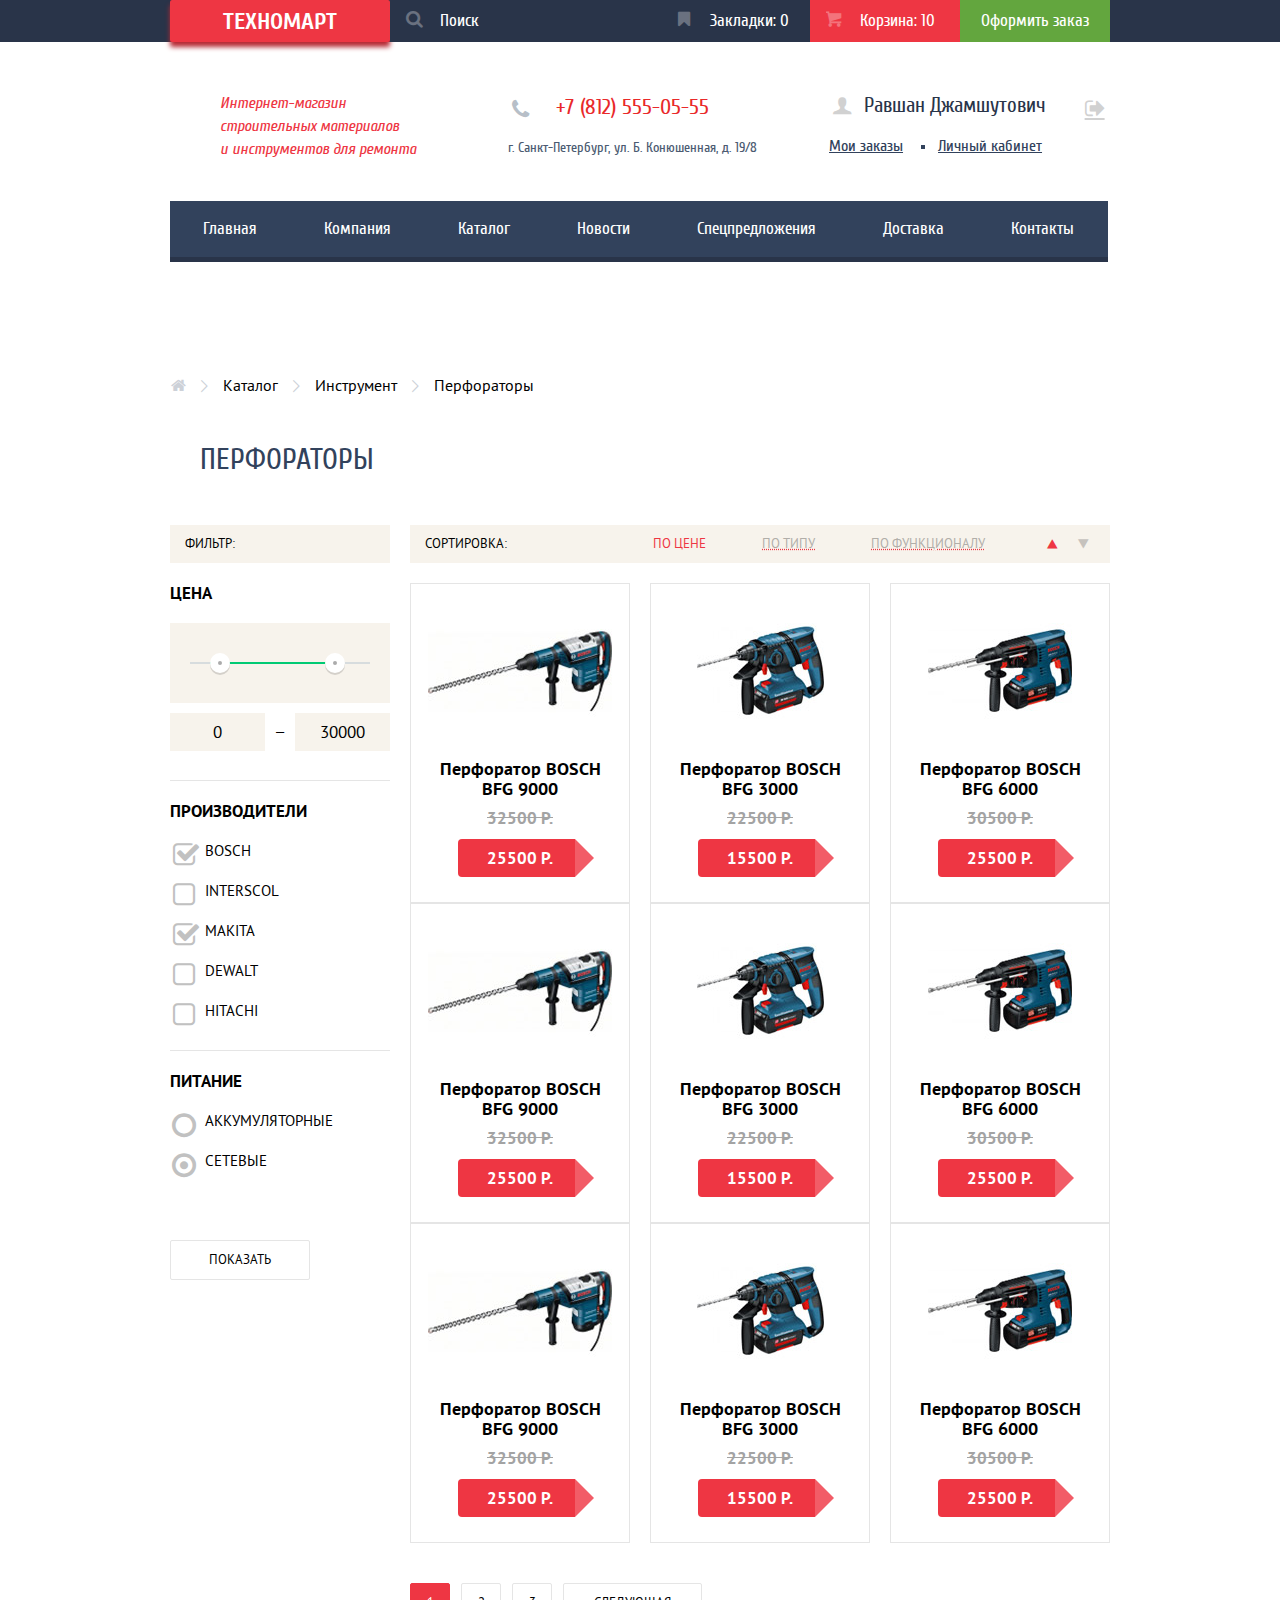
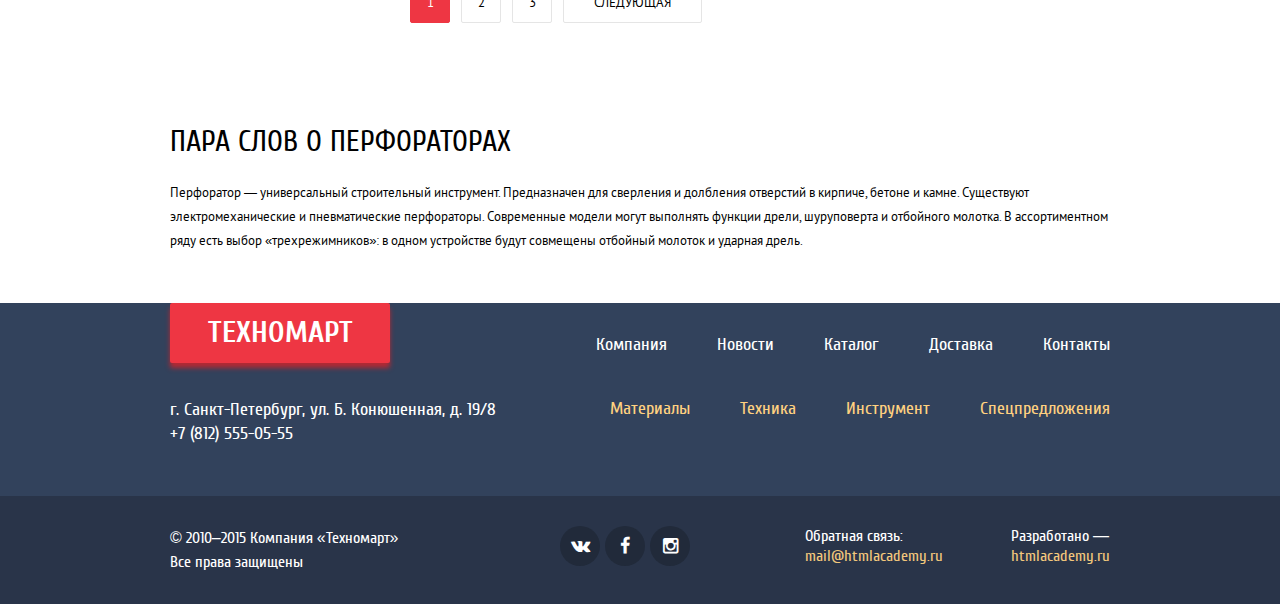
<file: catalog.html>
<!DOCTYPE html>
<html lang="ru">
<head>
	<meta http-equiv="X-UA-Compatible" content="IE = Edge">
	<meta charset="UTF-8">
	<title>Technomart</title>
	<link rel="stylesheet" href="css/flasher1101-normalize.css">
	<link rel="stylesheet" href="css/style.css">
</head>
<body>
<header class="header">
		<div class="header__bar">
			<div class="container clearfix">
				<a href="index.html" class="btn logo header__logo">Техномарт</a>
				<form action="get" class="search-form header__search-form">
					<input type="text" class="search-form__field" placeholder="Поиск">
					<button type="submit" class="search-form__submit icon-search"></button>
				</form>
				<a href="#" class="bookmark-count header__bar-btn icon-bookmark">Закладки: <span>0</span></a>
				<a href="#" class="cart-count header__bar-btn icon-basket cart-count-active">Корзина: <span>10</span></a>
				<a href="#" class="order-btn header__bar-btn">Оформить заказ</a>
			</div>
		</div>
		<div class="header__content container clearfix">
				<div class="header__site-description">
					Интернет-магазин строительных материалов<br> и инструментов для ремонта
				</div>
				<div class="header__contacts contacts">
					<div class="contacts__tel icon-phone">+7 (812) 555-05-55</div>
					<div class="contacts__adress">г. Санкт-Петербург, ул. Б. Конюшенная, д. 19/8</div>
				</div>
				<div class="header__user-block user-block">
					<div class="user-block__top clearfix">
						<div class="user-block__avatar icon-user user-block__icon">
						</div>
						<div class="user-block__name">Равшан Джамшутович</div>
						<a href="#"class="user-block__logout icon-logout user-block__icon"></a>
					</div>
					<div class="user-block__bottom">
						<a href="" class="user-block__link">Мои заказы</a>
						<a href="" class="user-block__link">Личный кабинет</a>						
					</div>
				</div>
		</div>
			<nav>
				<ul class="main-nav container header__main-nav clearfix">
					<li class="main-nav__item"><a href="index.html" class="main-nav__link">Главная</a></li>
					<li class="main-nav__item"><a href="#" class="main-nav__link">Компания</a></li>
					<li class="main-nav__item"><a href="#" class="main-nav__link">Каталог</a></li>
					<li class="main-nav__item"><a href="#" class="main-nav__link">Новости</a></li>
					<li class="main-nav__item"><a href="#" class="main-nav__link">Спецпредложения</a></li>
					<li class="main-nav__item"><a href="#" class="main-nav__link">Доставка</a></li>
					<li class="main-nav__item"><a href="#" class="main-nav__link">Контакты</a></li>
				</ul>
			</nav>
	</header>
	<div class="page-content container">
		<div class="breadcrumbs">
			<a href="#" class="breadcrumbs__item icon-home"></a><!-- 
			 --><a href="#" class="breadcrumbs__item">Каталог</a><!-- 
			 --><a href="#" class="breadcrumbs__item">Инструмент</a><!-- 
			 --><span class="breadcrumbs__item">Перфораторы</span>
		</div>
		<h1 class="page-header">Перфораторы</h1>
		<div class="catalog clearfix">
			<div class="catalog__filter filter">
				<div class="catalog__header clearfix">
					<div class="catalog__title">Фильтр:</div>
				</div>
				<fieldset class="filter__item filter__price">
					<legend class="filter__title">Цена</legend>
					<div class="filter__trackbar price-trackbar">
						<div class="price-trackbar__range">
							<div class="price-trackbar__user-range" style="width: 70%; margin-left: 20px">
							</div>
						</div>
						<div class="price-trackbar__toggle price-trackbar__toggle-min" style="margin-left: 20px;"></div>
						<div class="price-trackbar__toggle price-trackbar__toggle-max" style="margin-left: 135px"></div>
					</div>
					<div class="filter__price-inputs clearfix">
						<input type="text" name="filter__price-input-min" class="filter__price-input-min filter__price-input" value="0">
						<input type="text" name="filter__price-input-min" class="filter__price-input-max filter__price-input" value="30000">
					</div>
				</fieldset>
				<fieldset class="filter__item filter__brands">
					<legend class="filter__title">Производители</legend>
					<input type="checkbox" class="filter__brands-checkbox" id="brands-checkbox-1" name="brand" value="bosch" checked="">
					<label for="brands-checkbox-1" class="filter__brands-item icon-check-off">Bosch</label>
					<input type="checkbox" class="filter__brands-checkbox" id="brands-checkbox-2">
					<label for="brands-checkbox-2" class="filter__brands-item icon-check-off">Interscol</label>
					<input type="checkbox" class="filter__brands-checkbox" id="brands-checkbox-3" checked>
					<label for="brands-checkbox-3" class="filter__brands-item icon-check-off">Makita</label>
					<input type="checkbox" class="filter__brands-checkbox" id="brands-checkbox-4">
					<label for="brands-checkbox-4" class="filter__brands-item icon-check-off">Dewalt</label>
					<input type="checkbox" class="filter__brands-checkbox" id="brands-checkbox-5">
					<label for="brands-checkbox-5" class="filter__brands-item icon-check-off">Hitachi</label>
				</fieldset>
				<fieldset class="filter__item filter__supply">
					<legend class="filter__title">Питание</legend>
					<input type="radio" class="filter__supply-radio" name="filter__supply" id="supply-radio-1">
					<label for="supply-radio-1" class="filter__supply-item icon-circle">Аккумуляторные</label>
					<input type="radio" class="filter__supply-radio" name="filter__supply" id="supply-radio-2" checked>
					<label for="supply-radio-2" class="filter__supply-item icon-circle">Сетевые</label>
				</fieldset>
				<button class="catalog-btn" type="submit">Показать</button>
			</div>
			<div class="catalog__gallery">
				<div class="catalog__header clearfix">
					<div class="catalog__title">Сортировка:</div>
					<div class="catalog__sorting clearfix">
						<a href="#" class="catalog__sort-item catalog__sort-item_active">По цене</a>
						<a href="#" class="catalog__sort-item">По типу</a>
						<a href="#" class="catalog__sort-item">По функционалу</a>
						<div class="catalog__sort-direction">
							<a href="#" class="sort-direction__item icon-up-dir sort-dir-active"></a>
							<a href="#" class="sort-direction__item icon-down-dir"></a>
						</div>
					</div>
				</div>
				<div class="catalog__products">
					<div class="product-item catalog-products__item">
						<div class="product-item__actions">
							<a href="#" class="product-item__buy icon-basket btn">Купить</a>
							<a href="#" class="product-item__bookmark btn">В закладки</a>
						</div>
						<div class="product-item__img">
							<img src="img/product-1.jpg" alt="">
						</div>
						<div class="product-item__title">
							Перфоратор BOSCH<br>
							BFG 9000
						</div>
						<del class="product-item__old-price">32500 Р.</del>
						<a href="#" class="product-item__price btn">25500 Р.</a>
					</div><!-- 
			 	--><div class="product-item catalog-products__item">
						<div class="product-item__actions">
							<a href="#" class="product-item__buy icon-basket btn">Купить</a>
							<a href="#" class="product-item__bookmark btn">В закладки</a>
						</div>
						<div class="product-item__img">
							<img src="img/product-2.jpg" alt="">
						</div>
						<div class="product-item__title">
							Перфоратор BOSCH<br>
							BFG 3000
						</div>
						<del class="product-item__old-price">22500 Р.</del>
						<a href="#" class="product-item__price btn">15500 Р.</a>
						</div><!--  
			 	--><div class="product-item catalog-products__item">
						<div class="product-item__actions">
							<a href="#" class="product-item__buy icon-basket btn">Купить</a>
							<a href="#" class="product-item__bookmark btn">В закладки</a>
						</div>
						<div class="product-item__img">
							<img src="img/product-3.jpg" alt="">
						</div>
						<div class="product-item__title">
							Перфоратор BOSCH<br>
							BFG 6000
						</div>
						<del class="product-item__old-price">30500 Р.</del>
						<a href="#" class="product-item__price btn">25500 Р.</a>
					</div><!--
					--><div class="product-item catalog-products__item">
						<div class="product-item__actions">
							<a href="#" class="product-item__buy icon-basket btn">Купить</a>
							<a href="#" class="product-item__bookmark btn">В закладки</a>
						</div>
						<div class="product-item__img">
							<img src="img/product-1.jpg" alt="">
						</div>
						<div class="product-item__title">
							Перфоратор BOSCH<br>
							BFG 9000
						</div>
						<del class="product-item__old-price">32500 Р.</del>
						<a href="#" class="product-item__price btn">25500 Р.</a>
					</div><!-- 
			 	--><div class="product-item catalog-products__item">
						<div class="product-item__actions">
							<a href="#" class="product-item__buy icon-basket btn">Купить</a>
							<a href="#" class="product-item__bookmark btn">В закладки</a>
						</div>
						<div class="product-item__img">
							<img src="img/product-2.jpg" alt="">
						</div>
						<div class="product-item__title">
							Перфоратор BOSCH<br>
							BFG 3000
						</div>
						<del class="product-item__old-price">22500 Р.</del>
						<a href="#" class="product-item__price btn">15500 Р.</a>
						</div><!--  
			 	--><div class="product-item catalog-products__item">
						<div class="product-item__actions">
							<a href="#" class="product-item__buy icon-basket btn">Купить</a>
							<a href="#" class="product-item__bookmark btn">В закладки</a>
						</div>
						<div class="product-item__img">
							<img src="img/product-3.jpg" alt="">
						</div>
						<div class="product-item__title">
							Перфоратор BOSCH<br>
							BFG 6000
						</div>
						<del class="product-item__old-price">30500 Р.</del>
						<a href="#" class="product-item__price btn">25500 Р.</a>
					</div><!--
					--><div class="product-item catalog-products__item">
						<div class="product-item__actions">
							<a href="#" class="product-item__buy icon-basket btn">Купить</a>
							<a href="#" class="product-item__bookmark btn">В закладки</a>
						</div>
						<div class="product-item__img">
							<img src="img/product-1.jpg" alt="">
						</div>
						<div class="product-item__title">
							Перфоратор BOSCH<br>
							BFG 9000
						</div>
						<del class="product-item__old-price">32500 Р.</del>
						<a href="#" class="product-item__price btn">25500 Р.</a>
					</div><!-- 
			 	--><div class="product-item catalog-products__item">
						<div class="product-item__actions">
							<a href="#" class="product-item__buy icon-basket btn">Купить</a>
							<a href="#" class="product-item__bookmark btn">В закладки</a>
						</div>
						<div class="product-item__img">
							<img src="img/product-2.jpg" alt="">
						</div>
						<div class="product-item__title">
							Перфоратор BOSCH<br>
							BFG 3000
						</div>
						<del class="product-item__old-price">22500 Р.</del>
						<a href="#" class="product-item__price btn">15500 Р.</a>
						</div><!--  
			 	--><div class="product-item catalog-products__item">
						<div class="product-item__actions">
							<a href="#" class="product-item__buy icon-basket btn">Купить</a>
							<a href="#" class="product-item__bookmark btn">В закладки</a>
						</div>
						<div class="product-item__img">
							<img src="img/product-3.jpg" alt="">
						</div>
						<div class="product-item__title">
							Перфоратор BOSCH<br>
							BFG 6000
						</div>
						<del class="product-item__old-price">30500 Р.</del>
						<a href="#" class="product-item__price btn">25500 Р.</a>
					</div>
				</div>
				<div class="catalog__paginator">
					<span href="#" class="catalog__paginator-link catalog__paginator-link_current">1</span>
					<a href="#" class="catalog__paginator-link">2</a>
					<a href="#" class="catalog__paginator-link">3</a>
					<a href="#" class="catalog__paginator-link catalog__paginator-link_next">Следующая</a>
				</div>
			</div>
		</div>
		<div class="catalog-promo">
			<h2 class="catalog-promo__title page-title">Пара слов о перфораторах</h2>
			<p class="catalog-promo__text page-text">Перфоратор — универсальный строительный инструмент. Предназначен для сверления и долбления отверстий в кирпиче, бетоне и камне.
			Существуют электромеханические и пневматические перфораторы. Современные модели могут выполнять функции дрели, шуруповерта и отбойного молотка. В ассортиментном ряду есть выбор «трехрежимников»: в одном устройстве будут совмещены отбойный молоток и ударная дрель.</p>
		</div>
	</div>
	<footer class="footer">
		<div class="footer__main">
			<div class="container clearfix">
				<div class="footer__main-first-col">
					<a href="#" class="btn logo footer__logo">Техномарт</a>
					<div class="footer__adress">г. Санкт-Петербург, ул. Б. Конюшенная, д. 19/8
						<br> +7 (812) 555-05-55</div>
				</div>
				<div class="footer__main-second-col">
					<nav class="footer__nav">
						<ul class="footer__nav-list clearfix">
							<li class="footer__nav-item"><a href="" class="footer_nav-link">Компания</a></li>
							<li class="footer__nav-item"><a href="" class="footer_nav-link">Новости</a></li>
							<li class="footer__nav-item"><a href="" class="footer_nav-link">Каталог</a></li>
							<li class="footer__nav-item"><a href="" class="footer_nav-link">Доставка</a></li>
							<li class="footer__nav-item"><a href="" class="footer_nav-link">Контакты</a></li>
						</ul>
						<ul class="footer__nav-list clearfix">
							<li class="footer__nav-item"><a href="" class="footer_nav-link footer__nav-link_shop">Материалы</a></li>
							<li class="footer__nav-item"><a href="" class="footer_nav-link footer__nav-link_shop">Техника</a></li>
							<li class="footer__nav-item"><a href="" class="footer_nav-link footer__nav-link_shop">Инструмент</a></li>
							<li class="footer__nav-item"><a href="" class="footer_nav-link footer__nav-link_shop">Спецпредложения</a></li>
						</ul>
					</nav>
				</div>
			</div>
		</div>
		<div class="footer__bar">
			<div class="container clearfix">
				<div class="footer__copyright">
					© 2010–2015 Компания «Техномарт»
					<br>Все права защищены
				</div>
				<div class="footer__social">
					<a href="#" class="footer__social-icon icon-vk">Vkontakte</a>
					<a href="#" class="footer__social-icon icon-facebook">Facebook</a>
					<a href="#" class="footer__social-icon icon-instagramm">Instagram</a>
				</div>
				<div class="footer__feedback">
					Обратная связь:<br> 
					<a href="#" class="footer__link">mail@htmlacademy.ru</a>
				</div>
				<div class="footer__site-developer">
					Разработано —<br>
					<a href="#" class="footer__link">htmlacademy.ru</a>
				</div>
			</div>
		</div>
	</footer>
</body>
</html>
</file>
<file: css/style.css>
@font-face {
	font-family: Cuprum;
	src: url(../fonts/cuprum.woff2) format("woff2"),
	     url(../fonts/cuprum.woff) format("woff");
	font-weight: normal;
	font-style: normal;
}

@font-face {
	font-family: Cuprum;
	src: url(../fonts/cuprumbold.woff2) format("woff2"),
	     url(../fonts/cuprumbold.woff) format("woff");
	font-weight: bold;
	font-style: normal;
}

@font-face {
	font-family: Cuprum;
	src: url(../fonts/cuprumbolditalic.woff2) format("woff2"),
	     url(../fonts/cuprumbolditalic.woff) format("woff");
	font-weight: bold;
	font-style: italic;
}

@font-face {
	font-family: Cuprum;
	src: url(../fonts/cuprumitalic.woff2) format("woff2"),
	     url(../fonts/cuprumitalic.woff) format("woff");
	font-weight: normal;
	font-style: italic;
}

@font-face {
	font-family: Ptsans;
	src: url(../fonts/ptsans.woff2) format("woff2"),
	     url(../fonts/ptsans.woff) format("woff");
	font-weight: normal;
	font-style: normal;
}

@font-face {
	font-family: Ptsans;
	src: url(../fonts/ptsansbold.woff2) format("woff2"),
	     url(../fonts/ptsansbold.woff) format("woff");
	font-weight: bold;
	font-style: normal;
}

@font-face {
	font-family: "symbols-technomart";
	src: url(../fonts/symbols-technomart.woff2) format("woff2"),
	     url(../fonts/symbols-technomart.woff) format("woff");
	font-weight: normal;
	font-style: normal;
}

[class^="icon-"]:before,
[class*=" icon-"]:before {
  display: inline-block;
  width: 1em;
  margin-right: 0.2em;
  margin-left: 0.2em;

  font-weight: normal;
  line-height: 1em;
  font-family: "symbols-technomart";
  text-align: center;
  text-transform: none;
  text-decoration: inherit;
  font-style: normal;
  font-variant: normal;
  speak: none;
}

.icon-left:before { content: "\3c"; } /* "&lt;" */
.icon-right:before { content: "\3e"; } /* "&gt;" */
.icon-basket:before { content: "\62"; } /* "b" */
.icon-facebook:before { content: "\66"; } /* "f" */
.icon-twitter:before { content: "\74"; } /* "t" */
.icon-vk:before { content: "\76"; } /* "v" */
.icon-up:before { content: "\2c4"; } /* "˄" */
.icon-down:before { content: "\2c5"; } /* "˅" */
.icon-left-big:before { content: "\2190"; } /* "←" */
.icon-right-big:before { content: "\2192"; } /* "→" */
.icon-login:before { content: "\2386"; } /* "⎆" */
.icon-logout:before { content: "\241b"; } /* "␛" */
.icon-up-dir:before { content: "\25b2"; } /* "▲" */
.icon-down-dir:before { content: "\25bc"; } /* "▼" */
.icon-circle:before { content: "\25cb"; } /* "○" */
.icon-circle-dot:before { content: "\25cf"; } /* "●" */
.icon-star:before { content: "\2605"; } /* "★" */
.icon-check-off:before { content: "\2610"; } /* "☐" */
.icon-check-on:before { content: "\2611"; } /* "☑" */
.icon-youtube:before { content: "\f39e"; } /* "" */
.icon-home:before { content: "🏠"; } /* "\1f3e0" */
.icon-user:before { content: "👨"; } /* "\1f468" */
.icon-phone:before { content: "📞"; } /* "\1f4de" */
.icon-instagramm:before { content: "📷"; } /* "\1f4f7" */
.icon-search:before { content: "🔍"; } /* "\1f50d" */
.icon-bookmark:before { content: "🔖"; } /* "\1f516" */

/* 
	general styles
 */

 body {
 	min-width: 960px;
 	font-family: Ptsans, Arial, sans-serif;
 	font-size: 13px;
 	font-weight: 400;
 	color: #000000;
 	background: #ffffff;
 }

 .container {
 	width: 940px;
 	padding: 0 10px;
 	margin: 0 auto;
 }

.clearfix:after {
	content: '';
	display: table;
	clear: both;
}

.btn {
	background: #ee3643;
	color: #ffffff;
	text-transform: uppercase;
	padding: 10px 0;
	text-align: center;
	font-family: Cuprum, Arial, sans-serif;
	font-weight: normal;
	border: none;
	outline: none;
	text-decoration: none;
	display: block;
	border-radius: 2px;
}

.btn:hover {
	background-color: #b32d36;
	transition: 0.1s ease;
}

.flag-new:after {
	content: '';
	position: absolute;
	top: 0;
	right: 0;
	width: 60px;
	height: 59px;
	background: url("../img/label-new.png") no-repeat;
}

.input-field {
	border: 2px solid #d7dcde;
	border-radius: 2px;
	line-height: 18px;
	padding: 10px 15px;
	font-family: Ptsans, Arial, sans-serif;
 	font-size: 13px;
 	font-weight: 400;
 	line-height: 18px;
}
 /* 
	header section
 */
.header {
	font-family: Cuprum, Arial, sans-serif;
	margin-bottom: 115px;
}

.header__bar {
 	background: #293449;
 	margin-bottom: 50px;
}

.logo {
	font-size: 24px;
	line-height: 24px;
	font-weight: 700;
	width: 220px;
	box-shadow: 0 5px 5px #b52933;
	padding-bottom: 8px;
}

.header__logo {
	float: left;
}

.header__search-form {
 	float: left;
}

.search-form {
	position: relative;
}

.search-form__field {
	width: 200px;
	padding: 0 20px 0 50px;
	background-color: #293449;
	line-height: 42px;
	border: none;
	outline: none;
	color: #293449;
	font-size: 17px;
	height: 42px;
}

.search-form__field:hover {
	background-color: #1e2532;
}

.search-form__field:focus {
	background-color: #ffffff;
	
}

.search-form__field::-webkit-input-placeholder {color:#ffffff;}
.search-form__field:-moz-placeholder {color:#ffffff;}
.search-form__field::-moz-placeholder {color:#ffffff;}
.search-form__field:-ms-input-placeholder {color:#ffffff;}
.search-form__field::-ms-input-placeholder {color:#ffffff;}
.search-form__field::placeholder {color:#ffffff;}

.search-form__submit {
	padding: 0;
	margin: 0;
	border: none;
	position: absolute;
	top: 0;
	left: 0;
	height: 42px;
	width: 50px;
	cursor: pointer;
	background: none;
}

.search-form__submit:before {
	position: absolute;
	top: 10px;
	left: 12px;
	color: #ffffff;
	font-size: 18px;
	cursor: pointer;
	opacity: 0.3;
}

.search-form:hover .search-form__submit:before, 
.header__bar-btn:hover:before {
	opacity: 1;
}

.header__bar-btn {
	position: relative;
	float: left;
	width: 100px;
	color: #ffffff;
	font-size: 17px;
	line-height: 20px;
	padding: 11px 0 11px 50px;
	text-decoration: none;
}

.header__bar-btn:before {
	position: absolute;
	left: 12px;
	opacity: 0.3;
}

.bookmark-count:hover, 
.cart-count:hover {
	background-color: #1e2532;
}

.cart-count-active {
	background-color: #ee3643;
}

.cart-count-active:hover {
	background-color: #ee3643;
}

.order-btn {
	width: 150px;
	padding-left: 0;
	text-align: center;
	background-color: #63a63e;
}

.order-btn:hover {
	background-color: #64c430;
}

.header__content {
	margin-bottom: 40px;
}

.header__site-description {
	font-style: italic;
	font-size: 16px;
	line-height: 23px;
	color: #ee3643;
	width: 200px;
	float: left;
	margin: 0 80px 0 50px;
}

.header__contacts {
	float: left;
	width: 265px;
	text-align: center;
	color: #4b5a71;
	font-size: 14px;
	line-height: 24px;
}

.contacts__tel {
	font-size: 22px;
	line-height: 18px;
	color: #e9292a;
	margin-top: 6px;
	margin-bottom: 20px;
	position: relative;
}

.contacts__tel:before {
	position: absolute;
	left: 5px;
	color: #b7bfc8;
}

.header__user-block {
	float: right;
	margin-top: 4px;
}

.user-block__item {
	font-size: 21px;
	line-height: 18px;
	float: left;
	width: 150px;
	text-align: center;
	color: #293449;
}

.user-block__login:before {
	color: #c5c5c5;
	margin-right: 10px;
}

.user-block__item:hover {
	color: #f36c75;
}

.user-block__login:hover:before {
	color: #32425c;
}

/* user-block user-in */
.user-block__top {
	margin-bottom: 15px;
}

.user-block__avatar {
	float: left;
	color: #d1d1d1;
	font-size: 18px;
	margin-right: 10px;
}

.user-block__name {
	float: left;
	color: #293449;
	font-size: 21px;
	line-height: 18px;
	width: 200px;
	margin-right: 15px;
}

.user-block__logout {
	float: left;
	color: #d1d1d1;
	font-size: 22px;
}

.user-block__icon:hover {
	color: #32425c;
}

.user-block__link {
	font-family: Cuprum, Arial, sans-serif;
	font-size: 16px;
	color: #32425c;
}

.user-block__link:hover {
	color: #ee3643;
}

.user-block__link:nth-child(2) {
	margin-left: 32px;
	position: relative;
}

.user-block__link:nth-child(2):before {
	content: '';
	position: absolute;
	width: 4px;
	height: 4px;
	background-color: #32425c;
	left: -17px;
	top: 8px;
}

/* header__main-nav */


.main-nav__item {
	display: block;
	float: left;
}

.main-nav__link {
	display: block;
	text-decoration: none;
	color: #fff;
	font-size: 17px;
	line-height: 20px;
	background-color: #32425c;
	padding: 18px 33px;
	border-bottom: 5px solid #293449;
}

.main-nav__link:last-child {
	padding-right: 34px;
}

.main-nav__link:hover {
	background-color: #293449;
}

/* main section */

/* features */
.features {
	margin-bottom: 50px;
}

.features__item {
	width: 275px;
	padding-left: 25px;
	background-color: #f6b22d;
	height: 125px;
	float: left;
	margin-right: 20px;
	position: relative;
	margin-bottom: 20px;
}

.features__title {
	font-size: 24px;
	line-height: 30px;
	margin:20px 0;
	color: #ffffff;
	font-weight: 700;
	font-family: Cuprum, Arial, Sans-serif;
}

.features__link {
	width: 135px;
	background-color: rgba(0, 0, 0, 0.1);
	font-size: 14px;

}

.features__item:before {
	content: '';
	position: absolute;
	top: 31px;
	right: 20px;
	width: 90px;
	height: 70px;
	background: url("../img/sprite.png") no-repeat;
}

.features__item_instruments {
	background: #4aafde;
}

.features__item_instruments:before {
	right: 20px;
	width: 90px;
	height: 70px;
	background-position: 0 -78px;
}

.features__item_technics {
	margin-right: 0;
	background: #cc79d1;
}

.features__item_technics:before {
	right: 20px;
	width: 90px;
	height: 70px;
	background-position: 0 -158px;
}

.features__item_discounts {
	background: #85d179;
	margin-right: 0;
}

.features__item_discounts:before {
	right: 20px;
	width: 90px;
	height: 71px;
	background-position: 0 -244px;
}

.features__item_delivery {
	margin-right: 0;
}

.features__item_delivery:before {
	right: 20px;
	width: 90px;
	height: 71px;
	background-position: 0 -336px;
}

.features__link:hover {
	background-color: #000;
	background-color: rgba(0, 0, 0, 0.2);
}

.features__slider {
	position: relative; /* Zaschita ot duraka */
	float: left;
	width: 620px;
	margin-right: 20px;
	margin-bottom: 20px;
	color: #ffffff;
}

.features__slider-input {
	display: none;
}

.features__slider-arrow {
	position: absolute;
	font-size: 0;
	top: 130px;
	left: 25px;
	cursor: pointer;
}

.features__slider-arrow:hover {
	background-color: rgba(238, 64, 27, 0.05);
}

.features__slider-arrow:nth-of-type(2) {
	right: 25px;
	left: auto;
}

.features__slider-arrow_left:before {
	font-size: 40px;
}

.features__slider-arrow_right:before {
	font-size: 40px;
}

.features__slide-1 {
	background: url("../img/slider-2-bg.jpg") no-repeat;
	height: 220px;
	padding: 25px;
	display: none;
}

.features__slide-2 {
	background: url("../img/slider-1-bg.jpg") no-repeat;
	height: 220px;
	display: none;
	padding: 25px;
}

.features__slide-title {
	font-family: Cuprum, Arial, sans-serif;
	font-size: 36px;
	line-height: 40px;
	margin-bottom: 10px;
	font-weight: bold;
	text-transform: uppercase;
}

.features__slide-text {
	font-size: 18px;
	line-height: 24px;
	margin-bottom: 110px;
}

.features__slide-btn {
	width: 200px;
	font-size: 16px;
}

.features__slider-input1:checked ~ .features__slider-inner .features__slide-1 {
	display: block;
}

.features__slider-input2:checked ~ .features__slider-inner .features__slide-2 {
	display: block;
}

.slider-input {
	display: none;
}

/* Popular products */

.popular-products {
	margin-bottom: 20px;
}

.index-content-header {
	padding: 25px;
	background-color: #f7f3ec;
	margin-bottom: 20px;
}

.index-content-header__title {
	font-family: Cuprum, Arial, sans-serif;
	font-size: 30px;
	line-height: 30px;
	text-transform: uppercase;
	color: #32425c;
	float: left;
	margin: 0;
}

.index-content-header__btn {
	float: right;
	font-size: 14px;
	width: 250px;
}

.popular-products__item {
	margin-right: 20px;
	position: relative;
	width: 218px;
	min-height: 318px;
	border: 1px solid #e5e5e5;
	display: inline-block;
	vertical-align: top;
	text-align: center; 
}

.popular-products__item:last-child {
	margin-right: 0;
}

.product-item__actions {
	display: none;
	width: 218px;
	height: 120px;
	position: absolute;
	background-color: #fff;
	padding-top: 50px;
	font-size: 14px;
}

.product-item__buy {
	border-bottom: 3px solid #367315;
	color: #ffffff;
	width: 135px;
	background-color: #63a63e;
	margin: 0 auto;
	position: relative;
	margin-bottom: 10px;
}

.product-item__buy:hover {
	background-color: #5fbb2d;
}

.product-item__buy:before {
	position: absolute;
	left: 10px;
	color: #92c178;
	top: 10px;
	font-size: 17px;
}

.product-item__buy:hover:before {
	color: #fff;
}

.product-item__bookmark {
	border: 3px solid #63a63e;
	background-color: #fff;
	width: 129px;
	margin: 0 auto;
	color: #32425c;
	padding: 7px 0;
}

.product-item__bookmark:hover {
	border: 3px solid #32425c;
	background-color: #fff;
}

.product-item:hover .product-item__actions {
	display: block;
}

.product-item:hover {
	box-shadow: 0 10px 25px rgba(41, 52, 73, 0.5);
}

.product-item__img {
	width: 218px;
	height: 170px;
	overflow: hidden;
	line-height: 172px;
	margin-bottom: 5px;
}

.product-item__img img {
	max-width: 100%;
	height: auto;
	vertical-align: middle;
}

.product-item__title {
	font-size: 18px;
	line-height: 20px;
	font-weight: bold;
	margin-bottom: 10px;
	padding: 0 25px;
}

.product-item__old-price {
	color: #a3a3a3;
	font-weight: bold;
	font-size: 17px;
	line-height: 18px;
	display: block;
	min-height: 20px;
	margin-bottom: 10px;
}

.product-item__price {
	position: relative;
	width: 125px;
	margin: 0 auto;
	font-family: Ptsans, Arial, sans-serif;
	font-weight: bold;
	font-size: 17px;
	line-height: 18px;
	border-radius: 4px;
}

.product-item__price:after {
	content: '';
	position: absolute;
	top: 0;
	right: -30px;
	border: 19px solid #ffffff;
	border-left: 19px solid #f25c67;
}

.product-item__price:hover:after {
	transition: 0.1s ease;
	border-left: 19px solid #b32d36;
}

/* Popular brands */

.popular-brands {
	margin-bottom: 120px;
}

.popular-brands__item {
	border: 1px solid #e5e5e5;
	width: 218px;
	line-height: 143px;
	display: inline-block;
	vertical-align: top;
	margin-right: 20px;
	margin-bottom: 20px;
	text-align: center;
}

.popular-brands__item:nth-child(4n) {
	margin-right: 0;
}

.popular-brands__item:hover {
	box-shadow: 0 10px 25px rgba(41, 52, 73, 0.5);
}

.popular-brands__item img {
	vertical-align: middle;
}

/* services */

.services {
	margin-bottom: 70px;
}

.services__title {
	font-size: 30px;
	font-weight: normal;
	line-height: 40px;
	margin: 0;
	text-transform: uppercase;
	font-family: Cuprum, Arial, sans-serif;
	margin-bottom: 20px;
}

.services__text {
	width: 400px;
	margin: 0;
	margin-bottom: 50px;
	line-height: 24px;
}

.services__slider-controls {
	float: left;
	position: relative;
}

.services__slider-controls:after {
	content: '';
	background: url("../img/slider-controls-bg.png") no-repeat;
	position: absolute;
	width: 10px;
	height: 272px;
	right: 0;
	top: -43px;
}

.services__slider-control {
	width: 200px;
	height: 28px;
	background-color: #32425c;
	color: #fff;
	display: block;
	font-family: Cuprum, Arial, sans-serif;
	font-size: 21px;
	line-height: 30px;
	padding: 15px 20px;
	font-weight: bold;
	border-bottom: 1px solid #293449;
	border-top: 1px solid #405069;
	cursor: pointer;
}

.services__slider-control:hover {
	background-color: #293449;
}

.services__radio-btn {
	display: none;
}

.services__radio-btn-1:checked ~ .services__slider-controls .services__slider-control-1,
.services__radio-btn-2:checked ~ .services__slider-controls .services__slider-control-2,
.services__radio-btn-3:checked ~ .services__slider-controls .services__slider-control-3 {
	color: #32425c;
	background-color: #fff;
	border-color: white;
}

.services__slider-inner {
	float: right;
}

.services__slide {
	display: none;
	height: 284px;
	width: 620px;
}

.services__slide-title {
	font-size: 35px;
	line-height: 40px;
	color: #32425c;
	font-family: Cuprum, Arial, sans-serif;
	text-transform: uppercase;
	margin-bottom: 15px;
}

.services__slide-text {
	font-size: 14px;
	line-height: 24px;
	width: 380px;
	margin-bottom: 40px;
}

.services__slide-btn {
	width: 200px;
	margin-bottom: 40px;
}

.services__radio-btn-1:checked ~ .services__slider-inner .services__slide-delivery {
	display: block;
	background: url("../img/services-delivery.png") no-repeat 100% 100%;
}

.services__radio-btn-2:checked ~ .services__slider-inner .services__slide-warranty {
	display: block;
	background: url("../img/services-warranty.png") no-repeat 100% 100%;
}

.services__radio-btn-3:checked ~ .services__slider-inner .services__slide-credit {
	display: block;
	background: url("../img/services-credit.png") no-repeat 100% 100%;
}

/* Main company cols */
.main__company-cols {
	margin-bottom: 90px;
}

.company-info {
	float:left;
	width: 520px;
}

.company-title {
	font-size: 30px;
	line-height: 35px;
	text-transform: uppercase;
	font-family: Cuprum, Arial, sans-serif;
	margin-bottom: 25px;
}

.company-text {
	line-height: 24px;
	margin: 0;
	margin-bottom: 20px;
}

.company-contacts {
	float: right;
	width: 320px;
}

.company-list {
	padding: 0;
	margin:0 0 20px;
}

.company-info__list-item {
	font-family: Cuprum, Arial, sans-serif;
	font-weight: bold;
	padding: 0 0 15px 35px;
	display: block;
	font-size: 18px;
	line-height: 25px;
	position: relative;
}

.company-info__list-item:before {
	content: '';
	position: absolute;
	background-color: #fb565a;
	height: 2px;
	width: 25px;
	top: 10px;
	left: 0;
}

.company-info__btn {
	width: 220px;
	font-size: 14px;
	cursor: pointer;
}

.company-contacts__map {
	position: relative;
	margin-bottom: 41px;
	margin-top: 8px;
}

.company-contacts__open-modal-map {
	cursor: pointer;
	border: none;
	background: none;
	padding: 0;
	display: block;
	margin-right: 0;
	margin-left: auto;
}

/* footer */

.footer {
	font-family: Cuprum, Arial, sans-serif;
	color: #ffffff;
	font-size: 18px;
	line-height: 24px;
}

.footer__main {
	background-color: #32425c;
	padding-bottom: 50px;
}

.footer__main-first-col {
	float: left;
	width: 340px;
}

.footer__logo {
	font-size: 30px;
	line-height: 30px;
	padding: 15px 0;
	width: 220px;
	margin-bottom: 35px;
}

.footer__main-second-col {
	float: right;
	width: 560px;
	padding-top: 10px;
}

.footer__nav-list {
	padding: 0;
	margin: 0;
	float: right;
}

.footer__nav-item {
	display: block;
	float: left;
}

.footer_nav-link {
	font-size: 18px;
	line-height: 24px;
	color: #ffffff;
	display: block;
	padding: 20px 25px;
	text-decoration: none;
}

.footer__nav-link_shop {
	color: #ffd180;
}

.footer__nav-item:first-child .footer_nav-link {
	padding-left: 0;
}

.footer__nav-item:last-child .footer_nav-link {
	padding-right: 0;
}

.footer_nav-link:hover {
	text-decoration: underline;
}

/* footer-bar */

.footer__bar {
	background-color: #293449;
	padding: 30px 0;
	font-size: 16px;
}

.footer__copyright {
	float: left;
	width: 240px;
	margin-right: 150px;
}

.footer__social {
	float: left;
	font-size: 0;
	margin-right: 110px;
}

.footer__social-icon {
	width: 40px;
	height: 40px;
	border-radius: 50%;
	background-color: #212a3a;
	float: left;
	margin-right: 5px;
	text-align: center;
}

.footer__social-icon:hover {
	background-color: #ee3643;
}

.footer__social-icon:before {
	font-size: 18px;
	color: #ffffff;
	line-height: 40px;
	text-decoration: none;
}


.footer__feedback {
	float: left;
	line-height: 20px;
}

.footer__site-developer {
	line-height: 20px;
	float: right;
}

.footer__link {
	color: #f1c77c;
	text-decoration: none;
}

.footer__link:hover {
	text-decoration: underline;
}

/* modals */

.modal-map {
	position: absolute;
	right: 0;
	bottom: -105px;
	width: 940px;
	height: 447px;
	background: url("../img/modal-map.jpg") no-repeat;
	box-shadow: 0 0 16px rgba(0, 0, 0, 0.5);
	display: none;
}

.modal-close {
	position: absolute;
	width: 23px;
	height: 23px;
	top: 10px;
	right: 10px;
	cursor: pointer;
}

.modal-close:before {
	top: 0;
	right: 11px;
	content: '';
	position: absolute;
	height: 25px;
	width: 3px;
	background-color: #ee3643;
	transform: rotate(45deg);
}

.modal-close:after {
	content: '';
	top: 0;
	right: 11px;
	position: absolute;
	height: 25px;
	width: 3px;
	background-color: #ee3643;
	transform: rotate(-45deg)
}

.contact-form {
	position: fixed;
	top: 50%;
	left: 50%;
	padding: 40px 80px;
	background: #fff;
	border-top: 5px solid #ee3643;
	font-family: Cuprum, Arial, sans-serif;
	font-size: 18px;
	font-weight: bold;
	line-height: 18px;
	margin-left: -314px;
	margin-top: -200px;
	display: none;
}

.contact-form__name-wrap {
	float: left;
	margin-right: 20px;
}

.contact-form__email-wrap {
	float: right;
	margin-bottom: 20px;
}

.contact-form__text-wrap {
	clear: both;
}

.contact-form__label {
	display: block;
	margin-bottom: 15px;
}

.contact-form__name {
	width: 190px;
}

.contact-form__email {
	width: 190px;
}

.contact-form__text {
	width: 430px;
	margin-bottom: 74px;
	min-height: 80px;
}

.contact-form__btn {
	width: 464px;
}

.modal-show {
	display: block;
}

/* catalog.html */
.breadcrumbs {
	margin-bottom: 50px;
}

.breadcrumbs__item {
	font-size: 16px;
	line-height: 16px;
	color: #000000;
	text-decoration: none;
}

.breadcrumbs__item:after {
	content: '\3e';
	display: inline;
	text-align: center;
	color: #cdd1d8;
	font-family: "symbols-technomart";
	font-size: 14px;
	margin: 0 15px;
}

.breadcrumbs__item:last-child:after {
	display: none;
}

.breadcrumbs__item:first-child:before {
	color: #cdd1d8;
	margin: 0;
	font-size: 16px;
}

/* page-header */

.page-header {
	font-family: Cuprum, Arial, sans-serif;
	font-size: 30px; 
	line-height: 30px;
	margin: 0;
	color: #32425c;
	padding-left: 30px;
	margin-bottom: 50px;
	text-transform: uppercase;
	font-weight: normal;
}

/* catalog */

.catalog__header {
	background-color: #f7f3ec;
	padding: 10px 15px;
	margin-bottom: 20px;
}

.catalog__title {
	color: #000000;
	font-family: Ptsans, Arial, sans-serif;
	font-size: 13px;
	line-height: 18px;
	text-transform: uppercase;
	float: left;
}

/* catalog__filter */

.catalog__filter {
	float: left;
	width: 220px;
	margin-right: 20px;
}

.filter__item {
	padding-bottom: 29px;
	margin-bottom: 20px;
	border-bottom: 1px solid #e5e5e5;
}

.filter__item:last-of-type {
	border: none;
	margin-bottom: 40px;
}

.filter__title {
	font-family: Ptsans, Arial, sans-serif;
	font-size: 17px;
	line-height: 20px;
	margin-bottom: 20px;
	font-weight: bold;
	text-transform: uppercase;
}

.filter__trackbar {
	background-color: #f7f3ec;
	height: 41px;
	margin-bottom: 10px;
	padding: 39px 20px 0 20px;
	position: relative;
}

.price-trackbar__range {
	height: 2px;
	background-color: #d7dcde;
}

.price-trackbar__user-range {
	height: 2px;
	background-color: #00ca74;
}

.price-trackbar__toggle {
	position: absolute;
	top: 30px;
	background-color: #ababab;
	height: 4px;
	width: 4px;
	border-radius: 50%;
	border: 8px solid #ffffff;
	box-shadow: 0 2px 0 rgba(0, 0, 0, 0.14);
	cursor: pointer;
}

.filter__price-inputs {
	position: relative;
}

.filter__price-inputs:before {
	content: '_';
	position: absolute;
	top: -4px;
	left: 106px;
	font-size: 20px;
	font-weight: normal;
}

.filter__price-input {
	width: 65px;
	padding: 0 15px;
	border: none;
	background-color: #f7f3ec;
	height: 38px;
	line-height: 38px;
	text-align: center;
	float: left;
	font-family: Ptsans, Arial, sans-serif;
	font-size: 17px;
	color: #000000;
}

.filter__price-input:first-child {
	margin-right: 30px;
}

.filter__brands-checkbox, .filter__supply-radio {
	display: none;
}

.filter__brands-item, .filter__supply-item {
	display: block;
	font-family: Ptsans, Arial, sans-serif;
	font-size: 15px;
	line-height: 20px;
	padding-left: 35px;
	position: relative;
	margin-bottom: 20px;
	text-transform: uppercase;
}

.filter__brands-item:last-of-type, .filter__supply-item:last-of-type {
	margin-bottom: 0;
}

.filter__brands-item:before, .filter__supply-item:before {
	position: absolute;
	color: #c1c1c1;
	font-size: 28px;
	top: 0;
	left: 0;
	margin: 0;
	cursor: pointer;
}

.filter__brands-checkbox:checked + .filter__brands-item:before {
	content: '\2611';
	left: 2px;
}

.filter__supply-radio:checked + .filter__supply-item:before {
	content: '\25cf';
}

.catalog-btn {
	font-family: Ptsans, Arial, sans-serif;
	font-size: 13px;
	line-height: 18px;
	text-transform: uppercase;
	text-align: center;
	widows: 14px;
	padding: 10px 0;
	display: block;
	width: 140px;
	border: 1px solid #e5e5e5;
	border-radius: 2px;
	background-color: #fff;
	cursor: pointer;
}

.catalog-btn:hover {
	border: 1px solid #bdc6ca;
}

/* catalog__gallery*/

.catalog__gallery {
	float: right;
	width: 700px;
	margin-bottom: 100px;
}

.catalog__products {
	margin-bottom: 40px;
}

.catalog-products__item {
	margin-right: 20px;
	position: relative;
	width: 218px;
	min-height: 318px;
	border: 1px solid #e5e5e5;
	display: inline-block;
	vertical-align: top;
	text-align: center; 
}

.catalog-products__item:nth-child(3n) {
	margin-right: 0;
}

.catalog__sorting {
	float: right;
}

.catalog__sort-item {
	float: left;
	font-size: 13px;
	line-height: 18px;
	color: #b1aea9;
	text-decoration: underline;
	text-decoration-style: dotted;
	text-decoration-color: #ee3643;
	text-transform: uppercase;
	margin-right: 56px;
}

.catalog__sort-item:hover {
	text-decoration-style: solid;
	color: #000;
}

.catalog__sort-item_active {
	text-decoration: none;
	color: #ee3643;
}

.catalog__sort-direction {
	float: left;
}

.sort-direction__item {
	text-decoration: none;
	display: inline-block;
}

.sort-direction__item:first-of-type {
	margin-right: 5px;
}

.sort-direction__item:before {
	font-size: 23px;
	color: #c6c2bd;
	margin: 0;
	line-height: 17px;
	vertical-align: top;
}

.sort-direction__item:hover:before {
	color: #000;
}

.sort-dir-active:before {
	color: #ee3643;
}

/* catalog__paginator */

.catalog__paginator {
	float: left;
}

.catalog__paginator-link {
	font-family: Ptsans, Arial, sans-serif;
	font-size: 13px;
	line-height: 18px;
	color: #000;
	display: inline-block;
	padding: 10px;
	text-decoration: none;
	margin-right: 8px;
	vertical-align: top;
	text-transform: uppercase;
	border: 1px solid #e5e5e5;
	border-radius: 2px;
	min-width: 18px;
	text-align: center;
}

.catalog__paginator-link:hover {
	border-color: #bdc6ca;
}

.catalog__paginator-link_current {
	color: #fff;
	background-color: #ee3643;
	border-color: #ee3643;
}

.catalog__paginator-link_current:hover {
	border-color: #bdc6ca;
}

.catalog__paginator-link_next {
	padding: 10px 30px;
}

/* catalog__promo */

.catalog-promo {
	margin-bottom: 50px;
}

.catalog-promo__title {
	font-family: Cuprum, Arial, sans-serif;
	font-size: 30px;
	line-height: 38px;
	text-transform: uppercase;
	margin-bottom: 20px;
	font-weight: normal;
}

.catalog-promo__text {
	font-family: Ptsans, Arial, sans-serif;
	font-size: 13px;
	line-height: 24px;
}
</file>
